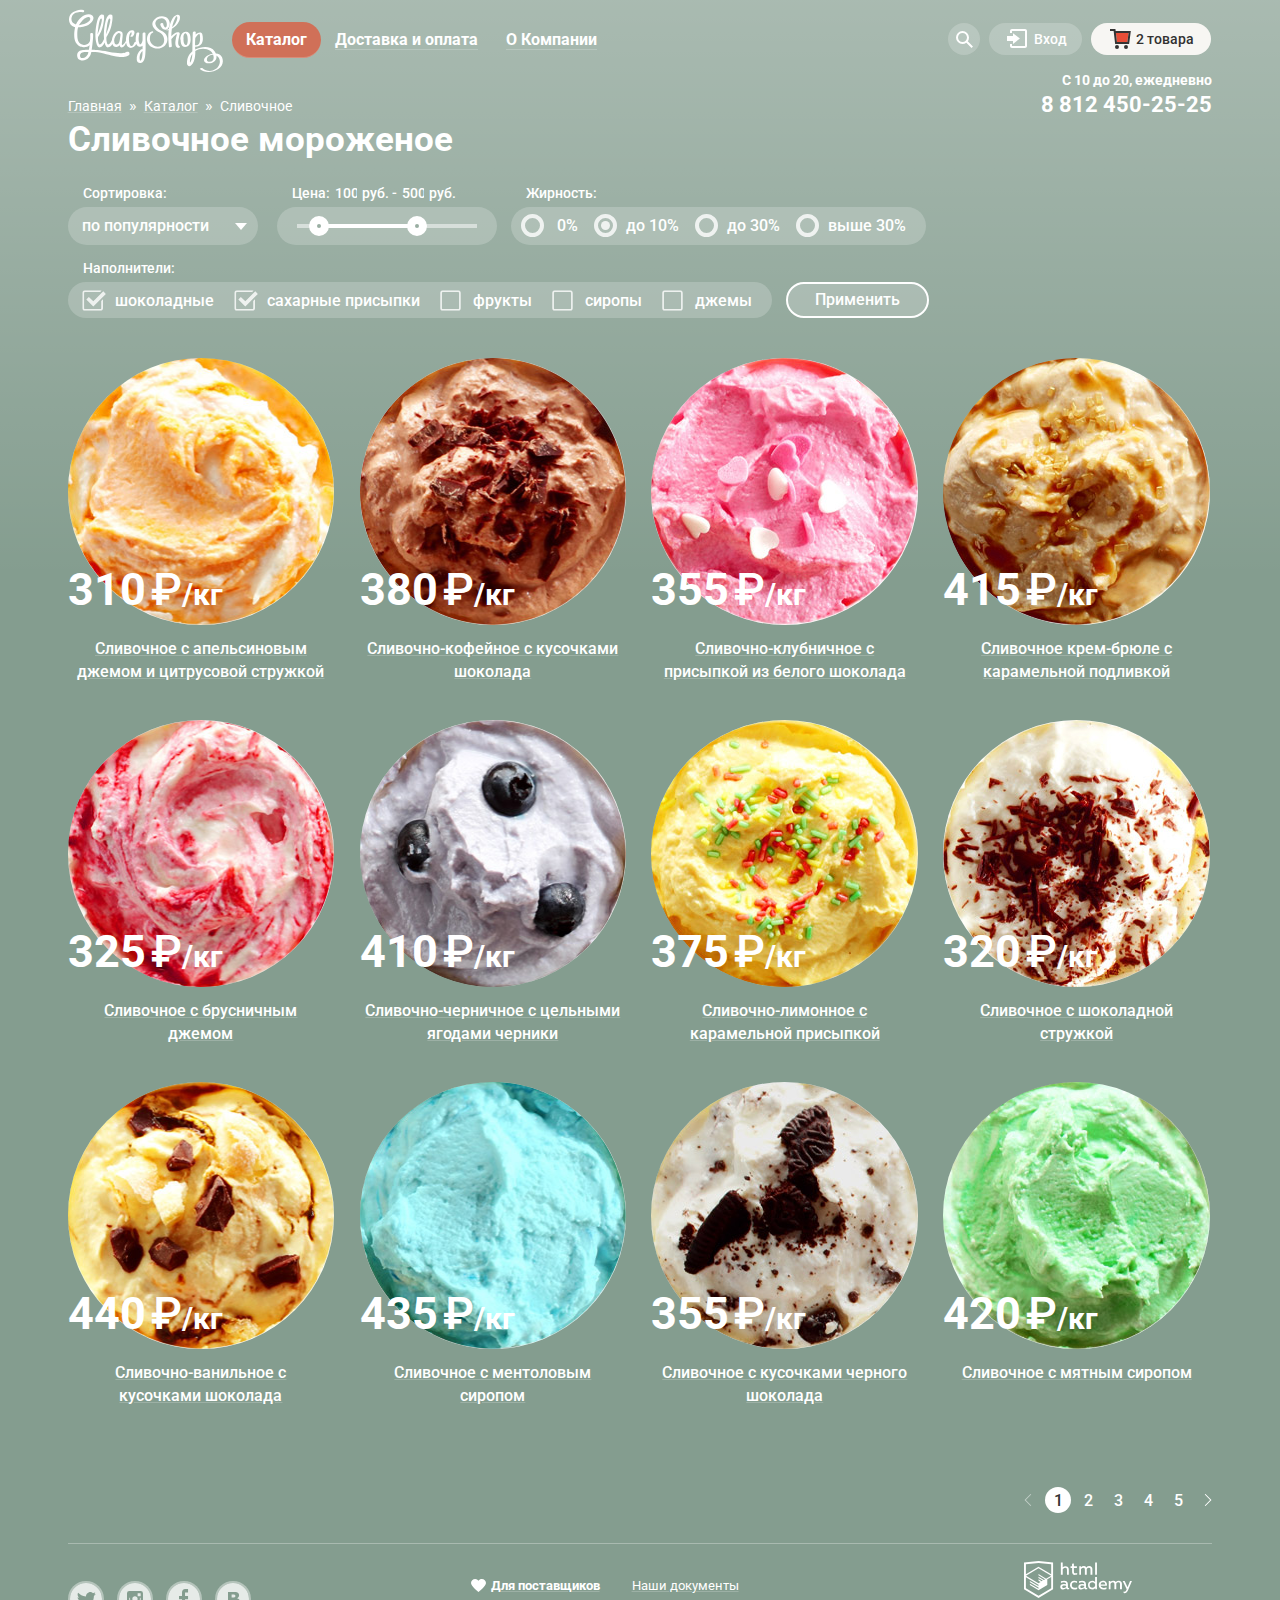
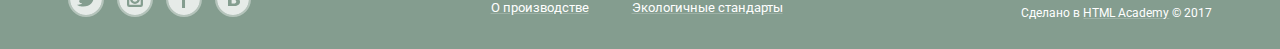
<file: catalog.html>
<!DOCTYPE html>
<html lang="ru">
<head>
  <meta charset="UTF-8">
  <title>HTML Academy: Глейси - Каталог</title>
  <link href="https://fonts.googleapis.com/css?family=Roboto:400,500,700" rel="stylesheet">
  <link rel="stylesheet" href="css/normalize.css">
  <link rel="stylesheet" href="css/style.css">
</head>
<body>

  <header class="main-header">
    <nav class="main-navigation">
      <a href="index.html" class="main-header-logo">
        <img class="logo" src="img/svg/logo.svg" width="154" height="64" alt="Глейси лого">
      </a>
      <ul class="main-header-menu">
        <li class="main-menu-item main-menu-catalog" tabindex="0">
          <a class="main-menu-link active">Каталог</a>
          <ul class="sub-menu">
            <li class="sub-menu-item">
              <a class="sub-menu-link" href="#1">Новинки</a>
            </li>
            <li class="sub-menu-item">
              <a class="sub-menu-link active">Сливочное</a>
            </li>
            <li class="sub-menu-item">
              <a class="sub-menu-link" href="#3">Щербеты</a>
            </li>
            <li class="sub-menu-item">
              <a class="sub-menu-link" href="#4">Фруктовый лед</a>
            </li>
            <li class="sub-menu-item">
              <a class="sub-menu-link" href="#5">Мелорин</a>
            </li>
          </ul>
        </li>
        <li class="main-menu-item">
          <a class="main-menu-link" href="#delivery">Доставка и оплата</a>
        </li>
        <li class="main-menu-item">
          <a class="main-menu-link" href="#about-us">О Компании</a>
        </li>
      </ul>
    </nav>
    <div class="user-block">
      <div class="user-block-item user-block-search">
        <a class="search-btn" href="#" aria-label="Поиск"></a>
        <form class="search">
          <label class="visually-hidden" for="user-block-search">Поиск по сайту</label>
          <input type="search" id="user-block-search" placeholder="Что ищем?">
        </form>
      </div>
      <div class="user-block-item user-block-login">
        <a class="login-btn" href="#">Вход</a>
        <form class="login-form" action="https://echo.htmlacademy.ru" method="post">
          <label class="visually-hidden" for="login-form-email">Электронная почта (обязательно)</label>
          <input type="email" name="email" id="login-form-email" placeholder="Электронная почта" aria-required="true" required>
          <label class="visually-hidden" for="login-form-password">Пароль (обязательно)</label>
          <input type="password" name="password" id="login-form-password" placeholder="Пароль" aria-required="true" required>
          <div class="login-form-bottom">
            <button class="btn" type="submit">Войти</button>
            <ul class="reg-links">
              <li><a href="#">Забыли пароль?</a></li>
              <li><a href="#">Новая регистрация</a></li>
            </ul>
          </div>
        </form>
      </div>
      <div class="user-block-item user-block-cart">
        <a class="cart-btn full" href="#" aria-label="Корзина">2 товара</a>
        <div class="cart-dropdown-wrapper">
          <table class="cart-dropdown">
            <caption class="visually-hidden">Ваши товары в корзине</caption>
            <tr class="table-row">
              <td><button class="delete-btn" type="button" aria-label="Удалить товар"></button></td>
              <td><img src="img/product/small/1.png" alt="Пломбир с апельсиновым джемом" width="33" height="33"></td>
              <td class="item-name">Пломбир с апельсиновым джемом</td>
              <td>1,5кг &#215; <span>200 руб.</span></td>
              <td>300 руб.</td>
            </tr>
            <tr class="table-row">
              <td><button class="delete-btn" type="button" aria-label="Удалить товар"></button></td>
              <td><img src="img/product/small/2.png" alt="Клубничный пломбир" width="33" height="33"></td>
              <td class="item-name">Клубничный пломбир с присыпкой из белого шоколада</td>
              <td>1,5кг &#215; <span>300 руб.</span></td>
              <td>450 руб.</td>
            </tr>
            <tr>
              <td class="summary" colspan="5">Итого: 750 руб.</td>
            </tr>
          </table>
          <a class="btn" href="#">Оформить заказ</a>
        </div>
      </div>
    </div>
    <div class="phone">
      <p>С 10 до 20, ежедневно</p>
      <a href="tel:88124502525" aria-label="Телефон:">8 812 450-25-25</a>
    </div>

  </header>
    
  <main class="container-catalog">
    <div class="row">
      <ul class="breadcrumbs">
        <li><a href="index.html">Главная</a></li>
        <li><a href="#">Каталог</a></li>
        <li class="breadcrumbs-current">Сливочное</li>
      </ul>
      <h1>Сливочное мороженое</h1>
    </div>
    <section class="filter">
      <h2 class="visually-hidden">Фильтры</h2>
      <form class="filter-form row" action="https://echo.htmlacademy.ru" method="post">
        <div class="filter-form-sort">
          <h3>Сортировка:</h3>
          <label class="visually-hidden" for="filter-form-sort">Сортировать:</label>
          <select name="filter-form-sort" id="filter-form-sort">
            <option value="1">по популярности</option>
            <option value="2">сначало недорогие</option>
            <option value="3">сначадо дорогие</option>
            <option value="4">по жирности</option>
          </select>
        </div>
        <div class="filter-form-price">
          <p>Цена: 
            <span class="price-controls">
              <input type="text" value="100"> руб. - 
              <input type="text" value="500"> руб.
            </span>
          </p>
          <div class="range-filter">
            <div class="range-controls">
              <div class="scale">
                <div class="bar"></div>
              </div>
              <div class="toggle toggle-min" tabindex="0"></div>
              <div class="toggle toggle-max" tabindex="0"></div>
            </div>
          </div>
        </div>
        <div class="filter-form-fat">
          <h3>Жирность:</h3>
          <div class="fat-wrapper">
            <input id="fat-1" type="radio" name="fat" value="1" aria-label="Жирность">
            <label class="fat-label" for="fat-1">0%</label>
            <input id="fat-2" type="radio" name="fat" value="2" aria-label="Жирность" checked>
            <label class="fat-label" for="fat-2">до 10%</label>
            <input id="fat-3" type="radio" name="fat" value="3" aria-label="Жирность">
            <label class="fat-label" for="fat-3">до 30%</label>
            <input id="fat-4" type="radio" name="fat" value="4" aria-label="Жирность">
            <label class="fat-label" for="fat-4">выше 30%</label>
          </div>
        </div>
        <div class="filter-form-filler">
          <h3>Наполнители:</h3>
          <div class="filler-wrapper">
            <input name="filler" type="checkbox" id="filler-1" value="1" checked>
            <label class="filler-label" for="filler-1">шоколадные</label>
            <input name="filler" type="checkbox" id="filler-2" value="2" checked>
            <label class="filler-label" for="filler-2">сахарные присыпки</label>
            <input name="filler" type="checkbox" id="filler-3" value="3">
            <label class="filler-label" for="filler-3">фрукты</label>
            <input name="filler" type="checkbox" id="filler-4" value="4">
            <label class="filler-label" for="filler-4">сиропы</label>
            <input name="filler" type="checkbox" id="filler-5" value="5">
            <label class="filler-label" for="filler-5">джемы</label>
          </div>
        </div>
        <button class="filter-btn" type="submit">Применить</button>
      </form>
    </section>

    <section class="catalog">
      <h2 class="visually-hidden">Каталог</h2>
      <ul class="catalog-list row">
        <li class="catalog-item col-1-of-4">
          <div class="catalog-item-img-wrapper">
            <img src="img/product/1.jpg" alt="Сливочное с апельсиновым джемом" width="267" height="267">
            <p class="price">310<span class="rub">₽</span><span class="kg">/кг</span></p>
          </div>
          <h3><a href="#">Сливочное с апельсиновым джемом и цитрусовой стружкой</a></h3>
          <div class="catalog-item-popup">
            <p class="btn-center"><a class="btn" href="#">Быстрый просмотр</a></p>
          </div>
        </li>
        <li class="catalog-item col-1-of-4">
          <div class="catalog-item-img-wrapper">
            <img src="img/product/2.jpg" alt="Сливочно-кофейное" width="267" height="267">
            <p class="price">380<span class="rub">₽</span><span class="kg">/кг</span></p>
          </div>
          <h3><a href="#">Сливочно-кофейное с кусочками шоколада</a></h3>
          <div class="catalog-item-popup">
            <p class="btn-center"><a class="btn" href="#">Быстрый просмотр</a></p>
          </div>
        </li>
        <li class="catalog-item col-1-of-4">
          <div class="catalog-item-img-wrapper">
            <img src="img/product/3.jpg" alt="Сливочно-клубничное" width="267" height="267">
            <p class="price">355<span class="rub">₽</span><span class="kg">/кг</span></p>
          </div>
          <h3><a href="#">Сливочно-клубничное с присыпкой из белого шоколада</a></h3>
          <div class="catalog-item-popup">
            <p class="btn-center"><a class="btn" href="#">Быстрый просмотр</a></p>
          </div>
        </li>
        <li class="catalog-item col-1-of-4">
          <div class="catalog-item-img-wrapper">
            <img src="img/product/4.jpg" alt="Сливочное крем-брюле" width="267" height="267">
            <p class="price">415<span class="rub">₽</span><span class="kg">/кг</span></p>
          </div>
          <h3><a href="#">Сливочное крем-брюле с карамельной подливкой</a></h3>
          <div class="catalog-item-popup">
            <p class="btn-center"><a class="btn" href="#">Быстрый просмотр</a></p>
          </div>
        </li>
        <li class="catalog-item col-1-of-4">
          <div class="catalog-item-img-wrapper">
            <img src="img/product/5.jpg" alt="Сливочное с брусничным джемом" width="267" height="267">
            <p class="price">325<span class="rub">₽</span><span class="kg">/кг</span></p>
          </div>
          <h3><a href="#">Сливочное с брусничным джемом</a></h3>
          <div class="catalog-item-popup">
            <p class="btn-center"><a class="btn" href="#">Быстрый просмотр</a></p>
          </div>
        </li>
        <li class="catalog-item col-1-of-4">
          <div class="catalog-item-img-wrapper">
            <img src="img/product/6.jpg" alt="Сливочно-черничное" width="267" height="267">
            <p class="price">410<span class="rub">₽</span><span class="kg">/кг</span></p>
          </div>
          <h3><a href="#">Сливочно-черничное с цельными ягодами черники</a></h3>
          <div class="catalog-item-popup">
            <p class="btn-center"><a class="btn" href="#">Быстрый просмотр</a></p>
          </div>
        </li>
        <li class="catalog-item col-1-of-4">
          <div class="catalog-item-img-wrapper">
            <img src="img/product/7.jpg" alt="Сливочно-лимонное" width="267" height="267">
            <p class="price">375<span class="rub">₽</span><span class="kg">/кг</span></p>
          </div>
          <h3><a href="#">Сливочно-лимонное с карамельной присыпкой</a></h3>
          <div class="catalog-item-popup">
            <p class="btn-center"><a class="btn" href="#">Быстрый просмотр</a></p>
          </div>
        </li>
        <li class="catalog-item col-1-of-4">
          <div class="catalog-item-img-wrapper">
            <img src="img/product/8.jpg" alt="Сливочное с шоколадной стружкой" width="267" height="267">
            <p class="price">320<span class="rub">₽</span><span class="kg">/кг</span></p>
          </div>
          <h3><a href="#">Сливочное с шоколадной стружкой</a></h3>
          <div class="catalog-item-popup">
            <p class="btn-center"><a class="btn" href="#">Быстрый просмотр</a></p>
          </div>
        </li>
        <li class="catalog-item col-1-of-4">
          <div class="catalog-item-img-wrapper">
            <img src="img/product/9.jpg" alt="Сливочно-ванильное" width="267" height="267">
            <p class="price">440<span class="rub">₽</span><span class="kg">/кг</span></p>
          </div>
          <h3><a href="#">Сливочно-ванильное с кусочками шоколада</a></h3>
          <div class="catalog-item-popup">
            <p class="btn-center"><a class="btn" href="#">Быстрый просмотр</a></p>
          </div>
        </li>
        <li class="catalog-item col-1-of-4">
          <div class="catalog-item-img-wrapper">
            <img src="img/product/10.jpg" alt="Сливочноe с ментоловым сиропом" width="267" height="267">
            <p class="price">435<span class="rub">₽</span><span class="kg">/кг</span></p>
          </div>
          <h3><a href="#">Сливочноe с ментоловым сиропом</a></h3>
          <div class="catalog-item-popup">
            <p class="btn-center"><a class="btn" href="#">Быстрый просмотр</a></p>
          </div>
        </li>
        <li class="catalog-item col-1-of-4">
          <div class="catalog-item-img-wrapper">
            <img src="img/product/11.jpg" alt="Сливочное с кусочками черного шоколада" width="267" height="267">
            <p class="price">355<span class="rub">₽</span><span class="kg">/кг</span></p>
          </div>
          <h3><a href="#">Сливочное с кусочками черного шоколада</a></h3>
          <div class="catalog-item-popup">
            <p class="btn-center"><a class="btn" href="#">Быстрый просмотр</a></p>
          </div>
        </li>
        <li class="catalog-item col-1-of-4">
          <div class="catalog-item-img-wrapper">
            <img src="img/product/12.jpg" alt="Сливочное с мятным сиропом" width="267" height="267">
            <p class="price">420<span class="rub">₽</span><span class="kg">/кг</span></p>
          </div>
          <h3><a href="#">Сливочное с мятным сиропом</a></h3>
          <div class="catalog-item-popup">
            <p class="btn-center"><a class="btn" href="#">Быстрый просмотр</a></p>
          </div>
        </li>
      </ul>
      <div class="paginator">
        <ul class="pagination-list" aria-label="Нумерация страниц">
          <li class="pagination-item"><a class="left disabled"></a></li>
          <li class="pagination-item pagination-item-current"><a>1</a></li>
          <li class="pagination-item"><a href="#">2</a></li>
          <li class="pagination-item"><a href="#">3</a></li>
          <li class="pagination-item"><a href="#">4</a></li>
          <li class="pagination-item"><a href="#">5</a></li>
          <li class="pagination-item right"><a class="right" href="#"></a></li>
        </ul>
      </div>
    </section>

  </main>

  <footer class="footer">
    <div class="footer-wrapper row">
      <ul class="footer-social col-1-of-4">
        <li class="social-item">
          <a class="social-tw" href="#">
            <span class="visually-hidden">Twitter</span>
          </a>
        </li>
        <li class="social-item">
          <a class="social-in" href="#">
            <span class="visually-hidden">Instagram</span>
          </a>
        </li>
        <li class="social-item">
          <a class="social-fb" href="#">
            <span class="visually-hidden">Facebook</span>
          </a>
        </li>
        <li class="social-item">
          <a class="social-vk" href="#">
            <span class="visually-hidden">VK</span>
          </a>
        </li>
      </ul>
      <ul class="footer-links col-1-of-2">
        <li class="footer-links-item">
          <a href="#">Для поставщиков</a>
        </li>
        <li class="footer-links-item">
          <a href="#">О производстве</a>
        </li>
        <li class="footer-links-item">
          <a href="#">Наши документы</a>
        </li>
        <li class="footer-links-item">
          <a href="#">Экологичные стандарты</a>
        </li>
      </ul>
      <div class="designby col-1-of-4">
        <img src="img//svg/logo-htmlacademy.svg" alt="HTMLAcademy" width="108" height="39">
        <p>Сделано в <a class="htmlacademy-link" href="https://htmlacademy.ru/intensive/htmlcss">HTML Academy</a> © 2017</p>
      </div>
    </div>
  </footer>

</body>
</html>
</file>
<file: css/style.css>
html {
  -webkit-box-sizing: border-box;
  box-sizing: border-box;
}
*, *:before, *:after {
  -webkit-box-sizing: inherit;
  box-sizing: inherit;
}

body {
  margin: 0;
  padding: 0;
  font-family: "Roboto", "Trebuchet MS", sans-serif;
  font-size: 16px;
  line-height: 22px;
  color: #ffffff;
  background-color: #849d8f;
  background-image: -webkit-gradient(linear, left top, left bottom, from(rgba(255, 255, 255, 0.3)), color-stop(35%, transparent));
  background-image: linear-gradient(rgba(255, 255, 255, 0.3), transparent 35%);
}

a {
  text-decoration: none;
  color: #ffffff;
}

/*---GRID---*/

.row {
  display: -webkit-box;
  display: -ms-flexbox;
  display: flex;
  padding-right: 2.3%;
  padding-left: 2.3%;
}

.col-1-of-2 {
  -webkit-box-flex: 0;
  -ms-flex: 0 1 50%;
  flex: 0 1 50%;
  max-width: 50%;
}

.col-1-of-4 {
  -webkit-box-flex: 0;
  -ms-flex: 0 1 25%;
  flex: 0 1 25%;
  max-width: 25%;
}

/*---/GRID---*/

.index-wrapper {
  margin: 0 auto;
  background-color: #849d8f;
  background-repeat: no-repeat;
  background-position: top center;
}

.btn {
  font-size: 18px;
  font-weight: 700;
  line-height: 24px;
  color: #ffffff;
  border: none;
  border-radius: 35px;
  background-image: -webkit-gradient(linear, left top, left bottom, from(#f26843), to(#e74a35));
  background-image: linear-gradient(#f26843, #e74a35);
  text-shadow: 0px 2px 5px rgba(160, 32, 11, 0.76);
}

.btn:hover,
.btn:focus {
  background-image: -webkit-gradient(linear, left top, left bottom, from(#f58669), to(#ec6f5e));
  background-image: linear-gradient(#f58669, #ec6f5e);
}

.btn:active {
  background-image: -webkit-gradient(linear, left top, left bottom, from(#e74a35), to(#f26843));
  background-image: linear-gradient(#e74a35, #f26843);
  -webkit-box-shadow: inset 0px 2px 2px 0px rgba(148, 39, 24, 0.4);
  box-shadow: inset 0px 2px 2px 0px rgba(148, 39, 24, 0.4);
}

.visually-hidden {
  position: absolute;
  width: 1px;
  height: 1px;
  margin: -1px;
  border: 0;
  padding: 0;
  clip: rect(0 0 0 0);
  overflow: hidden;
}

/*---HEADER---*/

.main-header {
  display: -webkit-box;
  display: -ms-flexbox;
  display: flex;
  -webkit-box-pack: justify;
  -ms-flex-pack: justify;
  justify-content: space-between;
  position: relative;
  max-width: 1200px;
  min-width: 900px;
  margin: 0 auto;
  padding-top: 9px;
  padding-bottom: 5px;
  padding-right: 2.3%;
  padding-left: 2.3%;
}

/*MAIN NAVIGATION*/

.main-navigation {
  display: -webkit-box;
  display: -ms-flexbox;
  display: flex;
  line-height: 18px;
}

.main-header-menu,
.sub-menu {
  list-style: none;
  margin: 0;
  padding: 0;
}

.main-header-menu {
  display: -webkit-box;
  display: -ms-flexbox;
  display: flex;
  -webkit-box-align: center;
  -ms-flex-align: center;
  align-items: center;
  margin-left: 9px;
  margin-top: 13px;
  margin-bottom: 20px;
}

.main-menu-item > a {
  border-bottom: 1px solid rgba(255, 255, 255, 0.2);
  margin: 0px 14px;
  font-weight: 700;
}

.main-menu-item:hover > a,
.main-menu-item > a:hover,
.main-menu-item:focus > a,
.main-menu-item > a:focus {
  display: block;
  padding: 8px 14px;
  margin: 0;
  border: none;
  color: #323232;
  background-color: #f7f6f3;
  border-radius: 20px;
}

.main-menu-item:focus-within > a,
.main-menu-item > a:focus-within {
  display: block;
  padding: 8px 14px;
  margin: 0;
  border: none;
  color: #323232;
  background-color: #f7f6f3;
  border-radius: 20px;
}

.main-menu-item a:active {
  -webkit-box-shadow: inset 0px 2px 1px 0px rgba(105, 105, 105, 0.4);
  box-shadow: inset 0px 2px 1px 0px rgba(105, 105, 105, 0.4);
}

.main-menu-catalog {
  position: relative;
}

.catalog-link:hover ~ .sub-menu,
.main-menu-catalog:hover .sub-menu,
.catalog-link:focus ~ .sub-menu,
.main-menu-catalog:focus .sub-menu {
  display: block;
}

.catalog-link:focus-within ~ .sub-menu,
.main-menu-catalog:focus-within .sub-menu {
  display: block;
}

.sub-menu {
  display: none;
  position: absolute;
  top: 39px;
  left: -6px;
  padding: 5px 0;
  width: 143px;
  background-color: #f8f7f4;
  border-radius: 5px;
  -webkit-box-shadow: 0px 20px 20px 0px rgba(0, 0, 0, 0.4);
  box-shadow: 0px 20px 20px 0px rgba(0, 0, 0, 0.4);
  z-index: 4;
  overflow: hidden;
}

.sub-menu a {
  display: block;
  padding: 8px 5px 8px 19px;
  font-size: 14px;
  line-height: 16px;
  font-weight: 400;
  color: #323232;
}

.sub-menu a:hover,
.sub-menu a:focus {
  background-color: #fbded7;
}

.sub-menu a:active {
  -webkit-box-shadow: none;
  box-shadow: none;
  background-color: #f6b5a5;
}

.sub-menu-item:first-child a {
  font-weight: 700;
  border-bottom: 1px solid rgba(0, 0, 0, 0.2);
}

/*---USER BLOCK---*/

.user-block {
  display: -webkit-box;
  display: -ms-flexbox;
  display: flex;
  margin-left: auto;
  padding-top: 14px;
  padding-bottom: 20px;
}

.user-block-item {
  position: relative;
  margin-left: 9px;
}

.user-block-item input {
  font-size: 14px;
  line-height: 24px;
}

.user-block-item a {
  position: relative;
  display: block;
  padding: 8px 15px 8px 45px;
  font-size: 14px;
  line-height: 16px;
  font-weight: 500;
  background-color: rgba(255, 255, 255, 0.2);
  border-radius: 20px;
}

.user-block-item:hover a,
.user-block-item:focus a,
.user-block-item a:hover,
.user-block-item a:focus {
  color: #323232;
  background-color: #f8f7f4;
}

.user-block-search:hover .search,
.user-block-search:focus .search {
  display: block;
}

.user-block-search:focus-within .search {
  display: block;
}

.search {
  display: none;
  position: absolute;
  top: 32px;
  right: 0;
  margin-top: 5px;
  padding: 20px 15px;
  width: 342px;
  background-color: #f8f7f4;
  border-radius: 6px;
  -webkit-box-shadow: 0px 20px 20px 0px rgba(0, 0, 0, 0.4);
  box-shadow: 0px 20px 20px 0px rgba(0, 0, 0, 0.4);
  z-index: 4;
}

.search input,
.login-form input {
  padding: 9px 15px;
  width: 100%;
  border: 1px solid #d3d3d2;
  border-radius: 6px;
}

.search input:hover,
.login-form input:hover {
  -webkit-box-shadow: 0 0 0 2px #d3d3d2;
  box-shadow: 0 0 0 2px #d3d3d2;
}

.search input:focus,
.login-form input:focus {
  -webkit-box-shadow: 0 0 0 2px rgba(46, 136, 228, 0.52);
  box-shadow: 0 0 0 2px rgba(46, 136, 228, 0.52);
  border: 1px solid rgba(46, 136, 228, 0.52);
  outline: none;
}

.user-block-search .search-btn {
  padding: 0;
  width: 32px;
  height: 32px;
  border-radius: 50%;
}

.search-btn::before,
.login-btn::before,
.cart-btn::before {
  content: "";
  position: absolute;
  background-repeat: no-repeat;
}

.search-btn::before {
  top: 8px;
  left: 8px;
  width: 17px;
  height: 17px;
  background-image: url(../img/svg/loupe.svg);
}

.main-menu-catalog::after,
.search-btn::after,
.login-btn::after,
.cart-btn::after {
  content: "";
  position: absolute;
  width: 100%;
  height: 5px;
  bottom: -5px;
  left: 0;
}

.user-block-search:hover .search-btn::before,
.user-block-search:focus .search-btn::before {
  background-image: url(../img/svg/loupe-black.svg);
}

.user-block-search:focus-within .search-btn::before {
  background-image: url(../img/svg/loupe-black.svg);
}

.user-block-login {
  position: relative;
}

.user-block-login:hover .login-form,
.user-block-login:focus .login-form {
  display: block;
}

.user-block-login:focus-within .login-form {
  display: block;
}

.login-btn::before {
  top: 6px;
  left: 18px;
  width: 21px;
  height: 19px;
  background-image: url(../img/svg/entrance.svg);
}

.user-block-login:hover .login-btn::before,
.user-block-login:focus .login-btn::before {
  background-image: url(../img/svg/entrance-bl.svg);
}

.user-block-login:focus-within .login-btn::before {
  background-image: url(../img/svg/entrance-bl.svg);
}

.login-form {
  display: none;
  position: absolute;
  top: 37px;
  right: -3px;
  width: 275px;
  padding: 20px 17px;
  background-color: #f8f7f4;
  border-radius: 5px;
  -webkit-box-shadow: 0px 20px 20px 0px rgba(0, 0, 0, 0.4);
  box-shadow: 0px 20px 20px 0px rgba(0, 0, 0, 0.4);
  z-index: 3;
}

.login-form input {
  margin-bottom: 19px;
}

.login-form-bottom {
  display: -webkit-box;
  display: -ms-flexbox;
  display: flex;
  -webkit-box-pack: justify;
  -ms-flex-pack: justify;
  justify-content: space-between;
  -webkit-box-align: top;
  -ms-flex-align: top;
  align-items: top;
}

.login-form .btn {
  padding: 11px 25px;
}

.login-form-bottom .reg-links {
  margin: 0;
  padding: 0;
  list-style: none;
}

.reg-links a {
  padding: 0;
  font-size: 13px;
  line-height: 24px;
  text-decoration: underline;
  -webkit-text-decoration-color: rgba(0, 0, 0, 0.3);
  text-decoration-color: rgba(0, 0, 0, 0.3);
  color: #323232;
}

.reg-links a:hover,
.reg-links a:active,
.reg-links a:focus {
  color: #e84d37;
  -webkit-text-decoration-color: rgba(232, 77, 55, 0.3);
  text-decoration-color: rgba(232, 77, 55, 0.3);
}

.user-block-cart a {
  padding-right: 35px;
}

.cart-btn::before {
  top: 6px;
  left: 19px;
  width: 21px;
  height: 20px;
  background-image: url(../img/svg/cart.svg);
}

.user-block-cart:hover .cart-btn::before,
.user-block-cart:focus .cart-btn::before {
  background-image: url(../img/svg/cart-bl.svg);
}

.user-block-cart:focus-within .cart-btn::before {
  background-image: url(../img/svg/cart-bl.svg);
}

.phone {
  position: absolute;
  top: 72px;
  right: 2.3%;
  text-align: right;
  z-index: 2;
}

.phone p {
  margin: 0;
  margin-bottom: 5px;
  font-size: 14px;
  line-height: 16px;
  font-weight: 700;
}

.phone a {
  font-size: 22px;
  line-height: 24px;
  font-weight: 700;
}

/*----MAIN-----*/

.container {
  display: block;
  max-width: 1200px;
  min-width: 900px;
  margin: 0 auto;
}

/*---SLIDER---*/

.slider {
  padding-right: 2.3%;
  padding-left: 2.3%;
}

.slider-inner {
  margin: 0;
  padding: 0;
  list-style: none;
  text-align: center;
}

.slide {
  position: relative;
}

.slide img {
  position: relative;
  display: block;
  margin: 0 auto;
  margin-bottom: -17px;
  z-index: 1;
}

.slide h2 {
  position: absolute;
  top: 311px;
  left: calc((100% - 650px)/2);
  display: block;
  margin: 0 auto;
  padding: 0;
  width: 650px;
  font-size: 60px;
  line-height: 60px;
  text-align: center;
  z-index: 3;
}

.slide a {
  position: absolute;
  top: 460px;
  left: calc((100% - 280px)/2);
  display: block;
  width: 280px;
  margin: 0 auto;
  padding: 10px 40px 12px 40px;
  font-size: 32px;
  line-height: 44px;
  z-index: 3;
}

.slide-one {
  display: none;
}

.slide-one h2 {
  width: 690px;
  left: calc((100% - 690px)/2);
}

.slide-two {
  display: none;
}

.slide-three {
  display: none;
}

#switch-one,
#switch-two,
#switch-three {
  position: absolute;
  top: 560px;
  left: 160px;
  opacity: 0;
  width: 0;
}

#switch-one:focus ~ .index-wrapper .slider-controls,
#switch-two:focus ~ .index-wrapper .slider-controls,
#switch-three:focus ~ .index-wrapper .slider-controls {
  -webkit-box-shadow: 0 0 0 2px rgba(255, 255, 255, 0.5);
  box-shadow: 0 0 0 2px rgba(255, 255, 255, 0.5);
}

.label-dot:focus {
  border: 1px solid red;
}

#switch-one:checked ~ .index-wrapper {
  background-color: #849d8f;
  background-image: url(../img/flash-bg-slide-1.png);
}

#switch-one:checked ~ .index-wrapper .slide-one {
  display: block;
}

#switch-two:checked ~ .index-wrapper {
  background-color: #8996a6;
  background-image: url(../img/flash-bg-slide-2.png);
}

#switch-two:checked ~ .index-wrapper .slide-two {
  display: block;
}

#switch-three:checked ~ .index-wrapper {
  background-color: #9d8b84;
  background-image: url(../img/flash-bg-slide-3.png);
}

#switch-three:checked ~ .index-wrapper .slide-three {
  display: block;
}

#switch-one:checked ~ .index-wrapper #slide-label-one::after {
  visibility: visible;
}

#switch-two:checked ~ .index-wrapper #slide-label-two::after {
  visibility: visible;
}

#switch-three:checked ~ .index-wrapper #slide-label-three::after {
  visibility: visible;
}

.slider-controls {
  position: absolute;
  padding: 0px 5px;
  border-radius: 15px;
  top: 563px;
}

.label-dot {
  margin-right: 30px;
  cursor: pointer;
}

.label-dot:last-child {
  margin-right: 20px;
}

.label-dot:hover::after {
  visibility: visible;
  opacity: 0.5;
}

.label-dot::before {
  content: "";
  position: absolute;
  top: 0;
  width: 21px;
  height: 21px;
  border: 2px solid #ffffff;
  border-radius: 50%;
}

.label-dot::after {
  visibility: hidden;
  content: "";
  position: absolute;
  top: 0;
  width: 21px;
  height: 21px;
  border: 2px solid #ffffff;
  background-color: #fff;
  border-radius: 50%;
}

/*---PROMOTION---*/

.promotion-list {
  position: relative;
  margin-top: 0;
  margin-bottom: 40px; 
  list-style: none;
  z-index: 1;
}

.promotion-item {
  padding: 16px 20px 24px 18px;
  border-radius: 15px;
  background-repeat: no-repeat;
  background-position: center;
}

.promotion-item.promo-1 {
  margin-right: 1.1%;
  background-color: #c81745;
  background-image: url(../img/raspberry-bg.jpg);
}

.promotion-item.promo-2 {
  margin-left: 1.1%;
  background-color: #522c0e;
  background-image: url(../img/choco-bg.jpg);
}

.promotion-item h3 {
  margin: 0;
  margin-bottom: 15px;
  font-size: 35px;
  line-height: 41px;
}

.promotion-item p {
  margin: 0;
  margin-bottom: 43px;
  font-size: 18px;
  line-height: 22px;
  font-weight: 700;
}

.promotion-item a {
  display: inline-block;
  float: right;
  padding: 11px 22px;
  vertical-align: top;
  font-size: 18px;
  line-height: 24px;
}

/*---OFFERS---*/

.offers-list,
.catalog-list {
  margin: 0;
  margin-bottom: 38px;
  list-style: none;
}

.offers-item,
.catalog-item {
  -webkit-box-flex: 0;
  -ms-flex: 0 1 23.3%;
  flex: 0 1 23.3%;
  position: relative;
  margin-right: 2.2%;
}

.offers-item:last-child,
.catalog-item:nth-child(4n) {
  margin-right: 0;
}

.offers-item img,
.catalog-item img {
  margin-bottom: 6px;
  width: 100%; 
  height: auto; 
  border-radius: 50%;
}

.offer-item-img-wrapper,
.catalog-item-img-wrapper {
  position: relative;
  z-index: 3;
}

.offer-item-img-wrapper::before {
  content: "";
  position: absolute;
  top: 0;
  width: 61px;
  height: 61px;
  background-image: url(../img/svg/hit.svg);
  background-color: #fff;
  border-radius: 50%;
}

.price {
  position: absolute;
  bottom: 20px;
  margin: 0;
  padding: 0;
  font-size: 45px;
  line-height: 45px;
  font-weight: 700;
}

.price .rub {
  margin-left: 5px;
  font-size: 45px;
  line-height: 45px;
  font-weight: 500;
}

.price .kg {
  font-size: 30px;
}

.offers-item h3,
.catalog-item h3 {
  position: relative;
  width: 96%;
  margin: 0 auto;
  padding: 0;
  text-align: center;
  z-index: 2;
}

.offers-item a,
.catalog-item a {
  font-size: 16px;
  line-height: 22px;
  font-weight: 500;
  text-decoration: underline;
  -webkit-text-decoration-color: rgba(255, 255, 255, 0.2);
  text-decoration-color: rgba(255, 255, 255, 0.2);
}

.offers-item a:hover,
.offers-item a:focus,
.catalog-item a:hover,
.catalog-item a:focus {
  color: #ffbc9e;
  -webkit-text-decoration-color: rgba(255, 188, 158, 0.2);
  text-decoration-color: rgba(255, 188, 158, 0.2);
}

.offers-item-popup,
.catalog-item-popup {
  visibility: hidden;
  position: absolute;
  width: 108%;
  height: 125%;
  top: -2%;
  left: -4%;
  border-radius: 5px;
  background-color: rgba(248, 247, 244, 0.2);
  -webkit-box-shadow: 0px 20px 20px 0px rgba(0, 0, 0, 0.4);
  box-shadow: 0px 20px 20px 0px rgba(0, 0, 0, 0.4);
  z-index: 4;
}

.btn-center {
  position: absolute;
  bottom: 2%;
  left: 0;
  width: 100%;
  text-align: center;
}

.offers-item-popup .btn,
.catalog-item-popup .btn {
  padding: 15px 22px;
  font-size: 18px;
  line-height: 24px;
  font-weight: 700;
  text-decoration: none;
}

.offers-item:hover .offers-item-popup,
.catalog-item:hover .catalog-item-popup {
  visibility: visible;
}

.catalog-item:hover .catalog-item-img-wrapper,
.catalog-item:hover h3,
.offers-item:hover .offer-item-img-wrapper,
.offers-item:hover h3 {
  z-index: 5;
}

/*---INFO---*/

.info {
  padding-right: 2.3%;
  padding-left: 2.3%;

}

.info-list-wrapper {
  margin-bottom: 40px;
  padding: 25px 20px 2px 20px;
  background-color: #eee3cf; 
  background-image: url(../img/wafle-bg.jpg);
  background-repeat: repeat;
  border-radius: 15px;
}

.info p {
  margin: 0;
  margin-bottom: 20px;
  padding: 0;
  font-size: 24px;
  line-height: 30px;
  font-weight: 500;
  color: #323232;
  letter-spacing: 0.16px;
}

.info-list {
  display: -webkit-box;
  display: -ms-flexbox;
  display: flex;
  -ms-flex-wrap: wrap;
  flex-wrap: wrap;
  margin: 0;
  padding: 0;
  list-style: none;
  color: #323232;
}

.info-item {
  position: relative;
  -webkit-box-flex: 0;
  -ms-flex: 0 1 48.88%;
  flex: 0 1 48.88%;
  margin-right: 1.1%;
  margin-bottom: 22px;
  padding-left: 57px; 
}

.info-item::before {
  content: "";
  position: absolute;
  top: -13px;
  left: 0;
  width: 49px;
  height: 49px;
  background-image: url(../img/svg/ice-cream.svg);
  background-repeat: no-repeat;
}

.info-item-cow::before {
  background-image: url(../img/svg/cow.svg);
}

.info-item-leaf::before {
  background-image: url(../img/svg/eco.svg);
}

.info-item-deg::before {
  background-image: url(../img/svg/thermometer.svg);
}

.info-item:nth-child(2n) {
  margin-right: 0;
  margin-left: 1.1%;
  padding-right: 5px;
}

/*---BLOG-SUBSCR---*/

.blog-subscription {
  margin-bottom: 40px;
}

.blog {
  margin-right: 1.1%;
  padding: 24px 20px 20px 20px;
  background-color: #fff;
  background-image: url(../img/strawberry-bg.jpg);
  background-repeat: no-repeat;
  background-size: cover;
  border-radius: 15px;
}

.blog h3 {
  margin: 0;
  margin-bottom: 3px;
  font-weight: 500;
  font-size: 16px;
  line-height: 22px;
  color: #323232;
}

.blog h4 {
  margin: 0;
  width: 290px;
}

.blog a {
  font-size: 24px;
  line-height: 30px;
  color: #323232;
  text-decoration: underline;
  background-color: rgba(255, 255, 255, 0.8);
}

.blog a:hover,
.blog a:focus {
  color: #e84d37;
}

.subscription {
  margin-left: 1.1%;
  background-image: url(../img/svg/bg-post.svg);
  background-repeat: no-repeat;
  background-size: cover;
  border-radius: 15px;
}

.sub-wrapper {
  margin: 5px;
  padding: 13px 15px 5px 22px;
  background-color: #f8f7f4;
  border-radius: 15px;
}

.subscription p {
  color: #5a5a5a;
  margin-bottom: 35px;
}

.subscription-form {
  display: -webkit-box;
  display: -ms-flexbox;
  display: flex;
  margin-bottom: 31px;
}

.subscription-form input {
  -webkit-box-flex: 0;
  -ms-flex: 0 1 100%;
  flex: 0 1 100%;
  margin-right: 10px;
  padding: 10px 15px;
  border: 1px solid #d3d3d2;
  border-radius: 6px;
}

.subscription-form input:hover {
  -webkit-box-shadow: 0 0 0 2px #d3d3d2;
  box-shadow: 0 0 0 2px #d3d3d2;
}

.subscription-form input:focus {
  -webkit-box-shadow: 0 0 0 2px rgba(46, 136, 228, 0.52);
  box-shadow: 0 0 0 2px rgba(46, 136, 228, 0.52);
  border: 1px solid rgba(46, 136, 228, 0.52);
  outline: none;
}

.subscription-form button {
  margin-right: 5px;
  padding: 10px 20px;
}

/*---MAP---*/

.map {
  width: 100%;
  height: 430px;
  min-width: 900px;
  z-index: 5;
}

.map-bg {
  height: 100%;
  text-align: center;
  background-repeat: no-repeat;
}

.map-feedback-block-wrapper {
  display: block;
  margin: 0 auto;
  position: relative;
  max-width: 1200px;
  min-width: 900px;
  z-index: 6;
}

.map-feedback-block {
  position: absolute;
  top: -369px;
  right: 2.3%;
  padding: 30px 25px;
  width: 302px;
  background-color: #fefefe;
  border-radius: 15px;
}

.adress {
  margin-bottom: 10px;
}

.map-feedback-block p {
  margin: 0;
  font-size: 14px;
  line-height: 20px;
  color: #323232;
}

.map-feedback-block .bold {
  font-size: 18px;
  line-height: 24px;
  font-weight: 700;
}

.map-feedback-block a {
  font-size: 18px;
  line-height: 24px;
}

.phone-number a {
  color: #323232;
}

.phone-number p:first-child {
  margin-top: 19px;
  margin-bottom: 5px;
}

.map-feedback-block .btn {
  margin-top: 24px;
  display: block;
  padding: 11px 26px;
  width: 250px;
}

/*---FOOTER---*/

.footer {
  display: block;
  max-width: 1200px;
  min-width: 900px;
  margin: 0 auto;
}

.footer-wrapper {
  margin-top: 15px;
  padding-bottom: 25px;
  -webkit-box-align: center;
  -ms-flex-align: center;
  align-items: center;
}

.footer-social {
  margin: 0;
  margin-top: 15px;
  padding: 0;
  display: -webkit-box;
  display: -ms-flexbox;
  display: flex;
  list-style: none;
}

.social-item a {
  display: block;
  margin-right: 13px;
  width: 36px;
  height: 36px;
  border: 2px solid rgba(255, 255, 255, 0.5);
  border-radius: 50%;
  background-repeat: no-repeat;
  opacity: 0.8;
}

.social-item a:hover,
.social-item a:focus {
  border: 2px solid rgba(255, 255, 255, 0.7);
  opacity: 1;
}

.social-item a:active {
  opacity: 0.8;
}

.social-tw {
  background-image: url(../img/svg/twitter.svg);
}

.social-in {
  background-image: url(../img/svg/instagram.svg);
}

.social-fb {
  background-image: url(../img/svg/fb.svg);
}

.social-vk {
  background-image: url(../img/svg/vk.svg);
}

.footer-links {
  display: -webkit-box;
  display: -ms-flexbox;
  display: flex;
  -ms-flex-wrap: wrap;
  flex-wrap: wrap;
  -webkit-box-orient: vertical;
  -webkit-box-direction: normal;
  -ms-flex-direction: column;
  flex-direction: column;
  -ms-flex-line-pack: center;
  align-content: center;
  -webkit-box-align: start;
  -ms-flex-align: start;
  align-items: flex-start;
  height: 50px;
  margin: 0;
  margin-top: 15px;
  margin-left: 2.2%;
  margin-right: 2.2%;
  padding: 0;
  padding-left: 2.2%;
  list-style: none;
}

.footer-links-item {
  position: relative;
  margin-right: 32px;
}

.footer-links-item a {
  font-size: 13px;
  line-height: 18px;
  text-decoration: underline;
  -webkit-text-decoration-color: rgba(255, 255, 255, 0.2);
  text-decoration-color: rgba(255, 255, 255, 0.2);
}

.footer-links-item a:hover,
.footer-links-item a:focus {
  color: #ffbc9e;
  -webkit-text-decoration-color: rgba(255, 188, 158, 0.3);
  text-decoration-color: rgba(255, 188, 158, 0.3);
}

.footer-links-item:first-child a {
  font-weight: 700;
}

.footer-links-item:first-child a::before {
  content: "";
  position: absolute;
  top: 5px;
  left: -20px;
  background-image: url(../img/svg/heart.svg);
  background-repeat: no-repeat;
  width: 30px;
  height: 30px;
}

.designby {
  display: -webkit-box;
  display: -ms-flexbox;
  display: flex;
  -webkit-box-orient: vertical;
  -webkit-box-direction: normal;
  -ms-flex-direction: column;
  flex-direction: column;
  -webkit-box-align: end;
  -ms-flex-align: end;
  align-items: flex-end;
  -ms-flex-item-align: center;
  align-self: center;
}

.designby img {
  margin-right: 80px;
  margin-bottom: 5px;
}

.designby p {
  margin: 0;
  font-size: 12px;
  line-height: 18px;
}

.htmlacademy-link {
  text-decoration: underline;
  -webkit-text-decoration-color: rgba(255, 255, 255, 0.2);
  text-decoration-color: rgba(255, 255, 255, 0.2);
}

.htmlacademy-link:hover,
.htmlacademy-link:focus {
  color: #ffbc9e;
  -webkit-text-decoration-color: rgba(255, 188, 158, 0.3);
  text-decoration-color: rgba(255, 188, 158, 0.3);
}

/*---FEEDBACK FORM---*/

.bg-black {
  display: none;
  position: fixed;
  top: 0;
  width: 100vw;
  height: 100vh;
  background-color: rgba(0, 0, 0, 0.3);
  z-index: 9;
}

.bg-show {
  display: block;
}

.modal-feedback {
  position: fixed;
  top: 0;
  left: calc(50vw - 477px/2);
  display: none;
  width: 477px;
  margin-top: 20vh;
  padding: 16px 24px 25px 24px;
  background-color: #f8f7f4;
  border-radius: 10px;
  z-index: 10;
}

.modal-feedback h2 {
  margin: 0;
  margin-bottom: 18px;
  font-size: 24px;
  line-height: 28px;
  font-weight: 500;
  color: #323232;
} 

.feedback-form input {
  width: 63%;
  margin-bottom: 18px;
  padding: 13px 15px;
  border: 1px solid #d3d3d2;
  border-radius: 6px;
}

.feedback-form textarea {
  width: 100%;
  margin-bottom: 21px;
  padding: 13px 15px;
  border: 1px solid #d3d3d2;
  border-radius: 6px;
}

.feedback-form input:hover,
.feedback-form textarea:hover {
  -webkit-box-shadow: 0 0 0 2px #d3d3d2;
  box-shadow: 0 0 0 2px #d3d3d2;
}

.feedback-form input:focus,
.feedback-form textarea:focus {
  -webkit-box-shadow: 0 0 0 2px rgba(46, 136, 228, 0.52);
  box-shadow: 0 0 0 2px rgba(46, 136, 228, 0.52);
  border: 1px solid rgba(46, 136, 228, 0.52);
  outline: none;
}

.feedback-form .btn {
  padding: 11px 23px;
  float: right;
}

.modal-feedback .modal-close {
  position: absolute;
  top: 14px;
  right: 14px;
  width: 20px;
  height: 20px;
  font-size: 0;
  border: none;
  background-color: transparent;
}

.modal-close::after {
  cursor: pointer;
  content: "";
  position: absolute;
  top: 1px;
  left: 1px;
  width: 18px;
  height: 17px;
  background-image: url(../img/svg/cross-big.svg);
  background-repeat: no-repeat;
}

.modal-close:active::after {
  top: 4px;
  left: 4px;
  width: 11px;
  height: 12px;
  background-image: url(../img/svg/cross-small.svg);
}

.modal-show {
  display: block;
  -webkit-animation-name: bounce;
  animation-name: bounce;
  -webkit-animation-duration: 0.6s;
  animation-duration: 0.6s;
}

@-webkit-keyframes bounce {
  0% { -webkit-transform: translateY(-2000px); transform: translateY(-2000px); }
  70% { -webkit-transform: translateY(30px); transform: translateY(30px); }
  90% { -webkit-transform: translateY(-10px); transform: translateY(-10px); }
  100% { -webkit-transform: translateY(0); transform: translateY(0); }
}

@keyframes bounce {
  0% { -webkit-transform: translateY(-2000px); transform: translateY(-2000px); }
  70% { -webkit-transform: translateY(30px); transform: translateY(30px); }
  90% { -webkit-transform: translateY(-10px); transform: translateY(-10px); }
  100% { -webkit-transform: translateY(0); transform: translateY(0); }
}

@-webkit-keyframes shake {
  0%, 100% { -webkit-transform: translateX(0); transform: translateX(0); }
  10%, 30%, 50%, 70%, 90% { -webkit-transform: translateX(-10px); transform: translateX(-10px); }
  20%, 40%, 60%, 80% { -webkit-transform: translateX(10px); transform: translateX(10px); }
}

@keyframes shake {
  0%, 100% { -webkit-transform: translateX(0); transform: translateX(0); }
  10%, 30%, 50%, 70%, 90% { -webkit-transform: translateX(-10px); transform: translateX(-10px); }
  20%, 40%, 60%, 80% { -webkit-transform: translateX(10px); transform: translateX(10px); }
}

.modal-error {
  -webkit-animation-name: shake;
  animation-name: shake;
  -webkit-animation-duration: 0.6s;
  animation-duration: 0.6s;
}

.message {
  margin: 0;
  margin-top: 13px;
  color: #e94f38;
}

/*===CATALOG.HTML===*/

.sub-menu-link.active,
.main-menu-catalog:hover .active,
.main-menu-catalog:focus .active {
  background-color: #d07058;
}

.main-menu-catalog:focus-within .active {
  background-color: #d07058; /*Все ради ie11*/
}

.main-menu-link.active {
  margin: 0;
  padding: 8px 14px;
  border-radius: 20px;
  background-color: #d07058;
}

.main-menu-catalog:hover > .active,
.main-menu-catalog:focus > .active {
  background-color: #f7f6f3;
}

.main-menu-catalog:focus-within > .active {
  background-color: #f7f6f3;
}

.cart-btn.full {
  padding-right: 17px;
  background-color: #f7f6f3;
  color: #323232;
}

.cart-btn.full::before,
.user-block-cart .cart-btn.full::before {
  background-image: url(../img/svg/cart-red.svg);
}

/*DROPDOWN-CART*/

.cart-dropdown-wrapper {
  display: none;
  position: absolute;
  top: 37px;
  right: 0;
  width: 540px;
  background-color: #f8f7f4;
  -webkit-box-shadow: 0px 20px 20px 0px rgba(0, 0, 0, 0.4);
  box-shadow: 0px 20px 20px 0px rgba(0, 0, 0, 0.4);
  border-radius: 6px;
  z-index: 5;
}

.user-block-cart:hover .cart-dropdown-wrapper,
.user-block-cart:focus .cart-dropdown-wrapper {
  display: block;
}

.user-block-cart:focus-within .cart-dropdown-wrapper {
  display: block;
}

.cart-dropdown {
  padding-top: 12px;
  padding-left: 10px;
  font-size: 13px;
  color: #323232;
}

.cart-dropdown span {
  color: #999999;
}

.cart-dropdown tr:last-child {
  font-size: 15px;
  font-weight: 700;
  text-align: right;
}

.cart-dropdown tr {
  vertical-align: top;
}

.table-row td {

  padding-left: 10px;
  padding-top: 10px;
}

.table-row td:first-child {
  padding-left: 0;
}

.table-row td:nth-child(4) {
  padding-left: 16px;
}

.table-row td:last-child {
  padding-left: 25px;
  padding-right: 20px;
}

.item-name {
  padding-right: 10px;
  width: 240px;
  line-height: 18px;
}

.summary {
  border-top: 1px solid #cacac7;
  padding-top: 20px;
}

.delete-btn {
  position: relative;
  border: none;
  background-color: #f8f7f4;
  cursor: pointer;
  pointer-events: none;
}

.delete-btn:focus {
  outline: none;
}

.delete-btn::before {
  content: "";
  position: absolute;
  top: -5px;
  left: 5px;
  width: 11px;
  height: 11px;
  background-image: url(../img/svg/cross-small.svg);
  background-repeat: no-repeat;
  pointer-events: auto;
}

.delete-btn:hover::before,
.delete-btn:focus::before {
  background-image: url(../img/svg/cross-big.svg);
  top: -8px;
  left: 2px;
  width: 18px;
  height: 17px;
}

.cart-dropdown-wrapper .btn {
  margin-left: auto;
  margin-right: 13px;
  margin-top: 7px;
  margin-bottom: 20px;
  padding: 11px 10px;
  width: 170px;
  font-size: 18px;
  line-height: 24px;
  border-radius: 25px; 
  color: #ffffff;
}

.user-block-cart:hover .btn,
.user-block-cart:focus .btn {
  color: #ffffff;
}

.user-block-cart:focus-within .btn {
  color: #ffffff;
}

/*----MAIN-CATALOG----*/

.container-catalog {
  display: block;
  max-width: 1200px;
  min-width: 900px;
  margin: 0 auto;
}

/*---BREADCRUMBS---*/

.container-catalog .row {
  -ms-flex-wrap: wrap;
  flex-wrap: wrap;
}

.breadcrumbs {
  display: -webkit-box;
  display: -ms-flexbox;
  display: flex;
  -webkit-box-align: baseline;
  -ms-flex-align: baseline;
  align-items: baseline;
  margin: 0;
  padding: 0;
  padding-top: 13px;
  padding-bottom: 2px;
  list-style: none;
}

.breadcrumbs li {
  margin: 0;
  padding-right: 7px;
}

.breadcrumbs li::after {
  padding-left: 7px;
  content: "»";
}

.breadcrumbs li:last-child::after {
  content: "";
}

.breadcrumbs a {
  font-size: 14px;
  line-height: 16px;
  text-decoration: underline;
  -webkit-text-decoration-color: rgba(255, 255, 255, 0.2);
  text-decoration-color: rgba(255, 255, 255, 0.2);
}

.breadcrumbs a:hover,
.breadcrumbs a:focus {
  color: #ffbc9e;
  -webkit-text-decoration-color: rgba(255, 188, 158, 0.3);
  text-decoration-color: rgba(255, 188, 158, 0.3);
}

.breadcrumbs-current {
  font-size: 14px;
  line-height: 16px;
}

/*---FILTER---*/

.container-catalog h1 {
  margin: 0;
  width: 100%;
  font-size: 35px;
  line-height: 41px;
}

.filter {
  margin-bottom: 40px;
}

.filter-form h3,
.filter-form p {
  padding: 0;
  margin: 0;
  margin-top: 25px;
  margin-bottom: 6px;
  margin-left: 15px;
  font-size: 14px;
  line-height: 16px;
  font-weight: 500;
}

.filter-form label {
  line-height: 18px;
  font-weight: 500;
}

.filter-form-sort {
  margin-right: 19px;
}

.filter-form-sort select {
  -webkit-appearance: none;
  -moz-appearance: none;
  appearance: none;
  padding: 10px 14px;
  width: 190px;
  font-weight: 500;
  color: #ffffff;
  background: url(../img/svg/select-arrow.svg) 94.5% / 6.5% no-repeat rgba(255, 255, 255, 0.2);
  border: none;
  border-radius: 20px;
}

.filter-form-sort select::-ms-expand { 
    display: none;
}

.filter-form-sort select:hover,
.filter-form-sort select:focus {
  color: #000000;
  background: url(../img/svg/select-arrow-bl.svg) 94.5% / 6.5% no-repeat rgba(255, 255, 255, 0.2);
}

.filter-form-price {
  margin-right: 14px;
}

.price-controls input {
  width: 26px;
  height: 16px;
  border: none;
  background-color: transparent;
  color: white;
  font-weight: 500;
}

.range-filter {
  width: 220px;
}

.range-controls {
  position: relative;
  height: 38px;
  padding-right: 20px;
  padding-left: 20px;
  background-color: rgba(255, 255, 255, 0.2);
  border-radius: 20px;
}

.range-controls .scale {
  position: absolute;
  top: 17px;
  height: 4px;
  width: 180px;
  background: rgba(255, 255, 255, 0.5);
}

.range-controls .bar {
  margin-left: 10%; 
  width: 60%;
  height: 4px;
  background: #ffffff;
}

.range-controls .toggle {
  position: absolute;
  top: 9px;
  left: 0;
  width: 20px;
  height: 20px;
  padding: 0;
  border: 8px solid #ffffff;
  background-color: #99aea2;
  border-radius: 50%;
  cursor: pointer;
}

.range-controls .toggle:hover,
.range-controls .toggle:focus {
  top: 7px;
  width: 24px;
  height: 24px;
  border-width: 10px;
}

.range-controls .toggle-min {
  left: 32px;
}

.range-controls .toggle-min:hover,
.range-controls .toggle-min:focus {
  left: 30px;
}

.range-controls .toggle-max {
  left: 130px;
}

.range-controls .toggle-max:hover,
.range-controls .toggle-max:focus {
  left: 128px;
}

.fat-wrapper {
  display: -moz-flex;
  display: -ms-flex;
  display: -o-flex;
  display: -webkit-box;
  display: -ms-flexbox;
  display: flex;
  -webkit-box-pack: start;
  -ms-flex-pack: start;
  justify-content: flex-start;
  padding: 10px 20px 10px 6px;
  border-radius: 20px;
  background-color: rgba(255, 255, 255, 0.2);
}

.fat-wrapper input {
  display: none;
}

.fat-wrapper label {
  position: relative;
  margin-left: 48px;
  cursor: pointer;
}

.fat-wrapper label[for = "fat-1"] {
  margin-left: 40px;
}

.fat-wrapper label::before,
.fat-wrapper label::after {
  content: "";
  position: absolute;
  border-radius: 50%;
}

.fat-wrapper label::before {
  top: -3px;
  left: -32px;
  width: 23px;
  height: 23px;
  border: solid 4px #ffffff;
  opacity: 0.8;
}

.fat-wrapper label[for = "fat-1"]::before {
  left: -36px;
}

.fat-wrapper label::after {
  display: none;
  top: 4px;
  left: -25px;
  width: 9px;
  height: 9px;
  background-color: #ffffff;
  opacity: 0.8;
}

.fat-wrapper label[for = "fat-1"]::after {
  left: -29px;
}

.fat-wrapper label:hover::after,
.fat-wrapper label:hover::before {
  opacity: 1;
}

.fat-wrapper input:checked + label::after {
  display: block;
}

.filter-form-filler h3 {
  margin-top: 15px;
}

.filler-wrapper {
  display: -moz-flex;
  display: -ms-flex;
  display: -o-flex;
  display: -webkit-box;
  display: -ms-flexbox;
  display: flex;
  padding: 10px 20px 8px 7px;
  border-radius: 20px;
  background-color: rgba(255, 255, 255, 0.2);
}

.filler-wrapper input {
  display: none;
}

.filler-wrapper label {
  position: relative;
  margin-left: 53px;
  cursor: pointer;
}

.filler-wrapper label[for = "filler-1"] {
  margin-left: 40px;
}

.filler-wrapper label::before,
.filler-wrapper label::after {
  content: "";
  position: absolute;
  top: -3px;
  left: -34px;
  height: 23px;
  background-repeat: no-repeat;
  -webkit-transform: scale(0.9);
  transform: scale(0.9);
}

.filler-wrapper label::before {
  width: 23px;
  background-image: url(../img/svg/checkbox-off.svg);
  opacity: 0.8;
}

.filler-wrapper label::after {
  display: none;
  width: 26px;
  background-image: url(../img/svg/checkbox-on.svg);
  opacity: 0.8;
}

.filler-wrapper label:hover::after,
.filler-wrapper label:hover::before {
  opacity: 1;
}

.filler-wrapper input:checked + label::after {
  display: block;
}

.filler-wrapper input:checked + label::before {
  display: none;
}

.fat-wrapper input:disabled + label::after,
.fat-wrapper input:disabled + label::before,
.filler-wrapper input:disabled + label::after,
.filler-wrapper input:disabled + label::before {
  opacity: 0.4;
}

.filter-btn {
  -ms-flex-item-align: end;
  align-self: flex-end;
  margin-left: 14px;
  padding: 7px 27px;
  font-weight: 500;
  color: #ffffff;
  background-color: rgba(255, 255, 255, 0.2);
  border: 2px solid white;
  border-radius: 20px;
}

.filter-btn:hover,
.filter-btn:focus {
  color: #323232;
  background-color: #fbfcfb;
  border: none;
  padding: 9px 28px;
}

.filter-btn:active {
  background-color: #eaeaea;
  -webkit-box-shadow: inset 0px 2px 1px 0px #696969;
  box-shadow: inset 0px 2px 1px 0px #696969;
}

/*-----CATALOG------*/

.catalog {
  margin-bottom: 15px;
}

.catalog-item {
  margin-bottom: 37px;
}

/*---PAGINATOR---*/

.paginator {
  display: -webkit-box;
  display: -ms-flexbox;
  display: flex;
  margin: 0 2.3%;
  padding-bottom: 30px;
  border-bottom: 1px solid rgba(255, 255, 255, 0.3);
}

.pagination-list {
  display: -webkit-box;
  display: -ms-flexbox;
  display: flex;
  -ms-flex-wrap: wrap;
  flex-wrap: wrap;
  margin: 0;
  margin-left: auto;
  padding-top: 5px;
  list-style: none;
}

.pagination-item {
  margin-right: 4px;
}

.pagination-item:last-child {
  margin-right: -9px;
}

.pagination-list a {
  display: block;
  width: 26px;
  height: 26px;
  padding-top: 3px;
  text-align: center;
  font-weight: 500;
  border-radius: 50%;
}

.pagination-list a:hover,
.pagination-list a:focus {
  background-color: rgba(255, 255, 255, 0.2);
}

.pagination-list a:active {
  color: #323232;
  background-color: #fff;
}

.pagination-item-current a {
  color: #323232;
  background-color: #fff;
}

.pagination-list .disabled {
  opacity: 0.5;
}

.pagination-list .disabled:hover,
.pagination-list .disabled:focus {
  background-color: transparent;
}

.pagination-list .disabled:active {
  color: #fff;
  background-color: transparent;
}

.pagination-item .left,
.pagination-item .right {
  background-image: url(../img/svg/icon-right-small.svg);
  background-repeat: no-repeat;
  background-position: center;
}

.pagination-item .left {
  -webkit-transform: rotate(180deg);
  transform: rotate(180deg);
}

.pagination-item .right:active {
  background-image: url(../img/svg/icon-right-small-bl.svg);
}

@media screen and (-ms-high-contrast: active), (-ms-high-contrast: none) {
  /* стили только для IE10 IE11 */
  .info-item {
    -ms-flex: 0 1 43%;
  }
}
</file>
